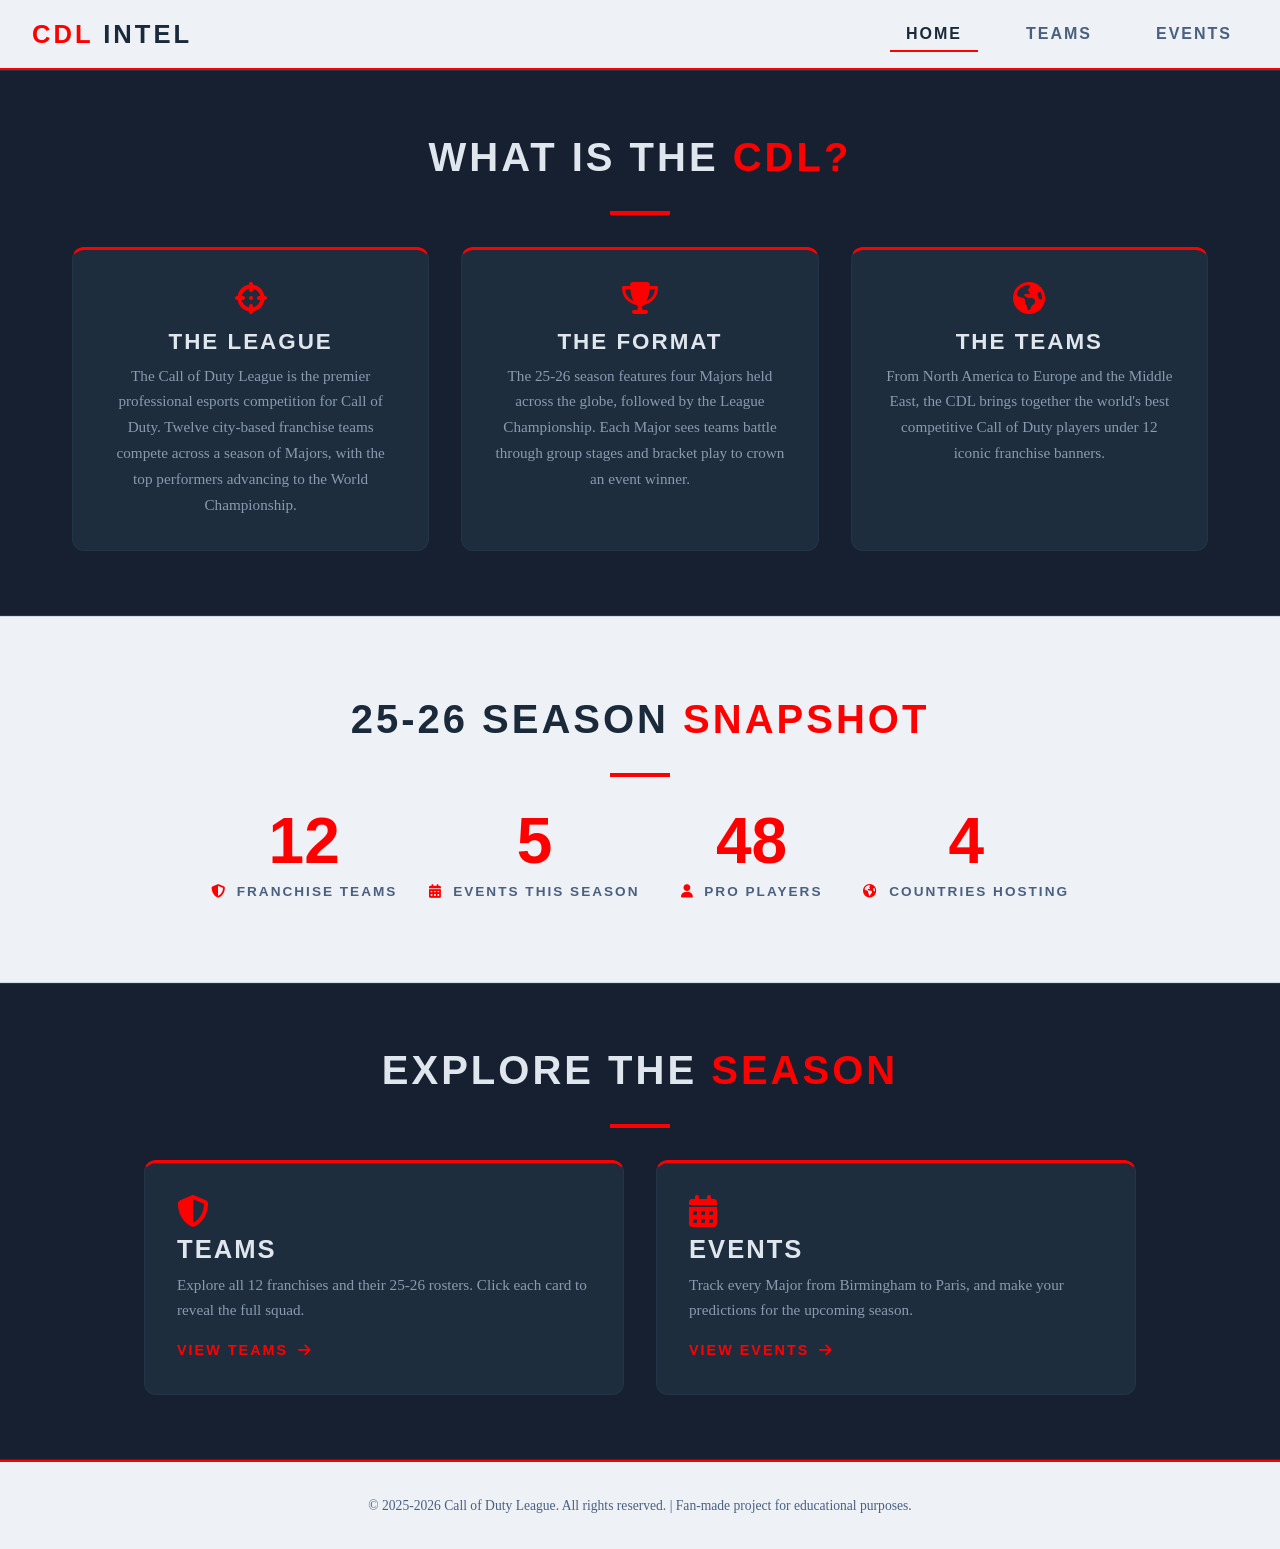
<file: index.html>
<!DOCTYPE html>
<html lang="en">
<head>
    <meta charset="UTF-8">
    <meta name="viewport" content="width=device-width, initial-scale=1.0">
    <title>CDL Intel | Home</title>
    <link rel="icon" type="image/x-icon" href="favicon/favicon.ico">
    <link rel="stylesheet" href="https://cdnjs.cloudflare.com/ajax/libs/font-awesome/6.5.0/css/all.min.css">
    <link rel="stylesheet" href="css/main.css">
</head>
<body>

    <input type="checkbox" class="nav-toggle" id="nav-toggle">

    <nav>
        <div class="nav-brand"><span>CDL</span> Intel</div>
        <ul class="nav-links">
            <li><a href="index.html" class="active">Home</a></li>
            <li><a href="teams.html">Teams</a></li>
            <li><a href="events.html">Events</a></li>
        </ul>
        <label class="nav-toggle-label" for="nav-toggle" aria-label="Open menu">
            <i class="fa-solid fa-bars"></i>
        </label>
        <label class="nav-close-label" for="nav-toggle" aria-label="Close menu">
            <i class="fa-solid fa-xmark"></i>
        </label>
    </nav>

    <ul class="mobile-menu">
        <li><a href="index.html" class="active">Home</a></li>
        <li><a href="teams.html">Teams</a></li>
        <li><a href="events.html">Events</a></li>
    </ul>

    <label class="nav-backdrop" for="nav-toggle" aria-hidden="true"></label>

    <!-- MAIN -->
    <main>

        <div class="section-band">
            <section class="section">
                <h2 class="section-title">What is the <span>CDL?</span></h2>
                <div class="divider"></div>
                <div class="about-grid">
                    <div class="about-card">
                        <i class="fa-solid fa-crosshairs about-icon"></i>
                        <h3>The League</h3>
                        <p>The Call of Duty League is the premier professional esports competition for Call of Duty. Twelve city-based franchise teams compete across a season of Majors, with the top performers advancing to the World Championship.</p>
                    </div>
                    <div class="about-card">
                        <i class="fa-solid fa-trophy about-icon"></i>
                        <h3>The Format</h3>
                        <p>The 25-26 season features four Majors held across the globe, followed by the League Championship. Each Major sees teams battle through group stages and bracket play to crown an event winner.</p>
                    </div>
                    <div class="about-card">
                        <i class="fa-solid fa-earth-americas about-icon"></i>
                        <h3>The Teams</h3>
                        <p>From North America to Europe and the Middle East, the CDL brings together the world's best competitive Call of Duty players under 12 iconic franchise banners.</p>
                    </div>
                </div>
            </section>
        </div>

        <!-- Season Snapshot -->
        <section class="season-band">
            <div class="section">
                <h2 class="section-title">25-26 Season <span>Snapshot</span></h2>
                <div class="divider"></div>
                <div class="snapshot-grid">
                    <div class="snapshot-stat">
                        <span class="stat-number">12</span>
                        <span class="stat-label"><i class="fa-solid fa-shield-halved"></i> Franchise Teams</span>
                    </div>
                    <div class="snapshot-stat">
                        <span class="stat-number">5</span>
                        <span class="stat-label"><i class="fa-solid fa-calendar-days"></i> Events This Season</span>
                    </div>
                    <div class="snapshot-stat">
                        <span class="stat-number">48</span>
                        <span class="stat-label"><i class="fa-solid fa-user"></i> Pro Players</span>
                    </div>
                    <div class="snapshot-stat">
                        <span class="stat-number">4</span>
                        <span class="stat-label"><i class="fa-solid fa-earth-americas"></i> Countries Hosting</span>
                    </div>
                </div>
            </div>
        </section>

        <!-- Quick Links -->
        <div class="section-band">
            <section class="section">
                <h2 class="section-title">Explore the <span>Season</span></h2>
                <div class="divider"></div>
                <div class="quicklinks-grid">
                    <a href="teams.html" class="quicklink-card">
                        <i class="fa-solid fa-shield-halved quicklink-icon"></i>
                        <h3>Teams</h3>
                        <p>Explore all 12 franchises and their 25-26 rosters. Click each card to reveal the full squad.</p>
                        <span class="quicklink-cta">View Teams <i class="fa-solid fa-arrow-right"></i></span>
                    </a>
                    <a href="events.html" class="quicklink-card">
                        <i class="fa-solid fa-calendar-days quicklink-icon"></i>
                        <h3>Events</h3>
                        <p>Track every Major from Birmingham to Paris, and make your predictions for the upcoming season.</p>
                        <span class="quicklink-cta">View Events <i class="fa-solid fa-arrow-right"></i></span>
                    </a>
                </div>
            </section>
        </div>

    </main>

    <!-- FOOTER -->
    <footer>
        <p>&copy; 2025-2026 Call of Duty League. All rights reserved. | Fan-made project for educational purposes.</p>
    </footer>

</body>
</html>
</file>
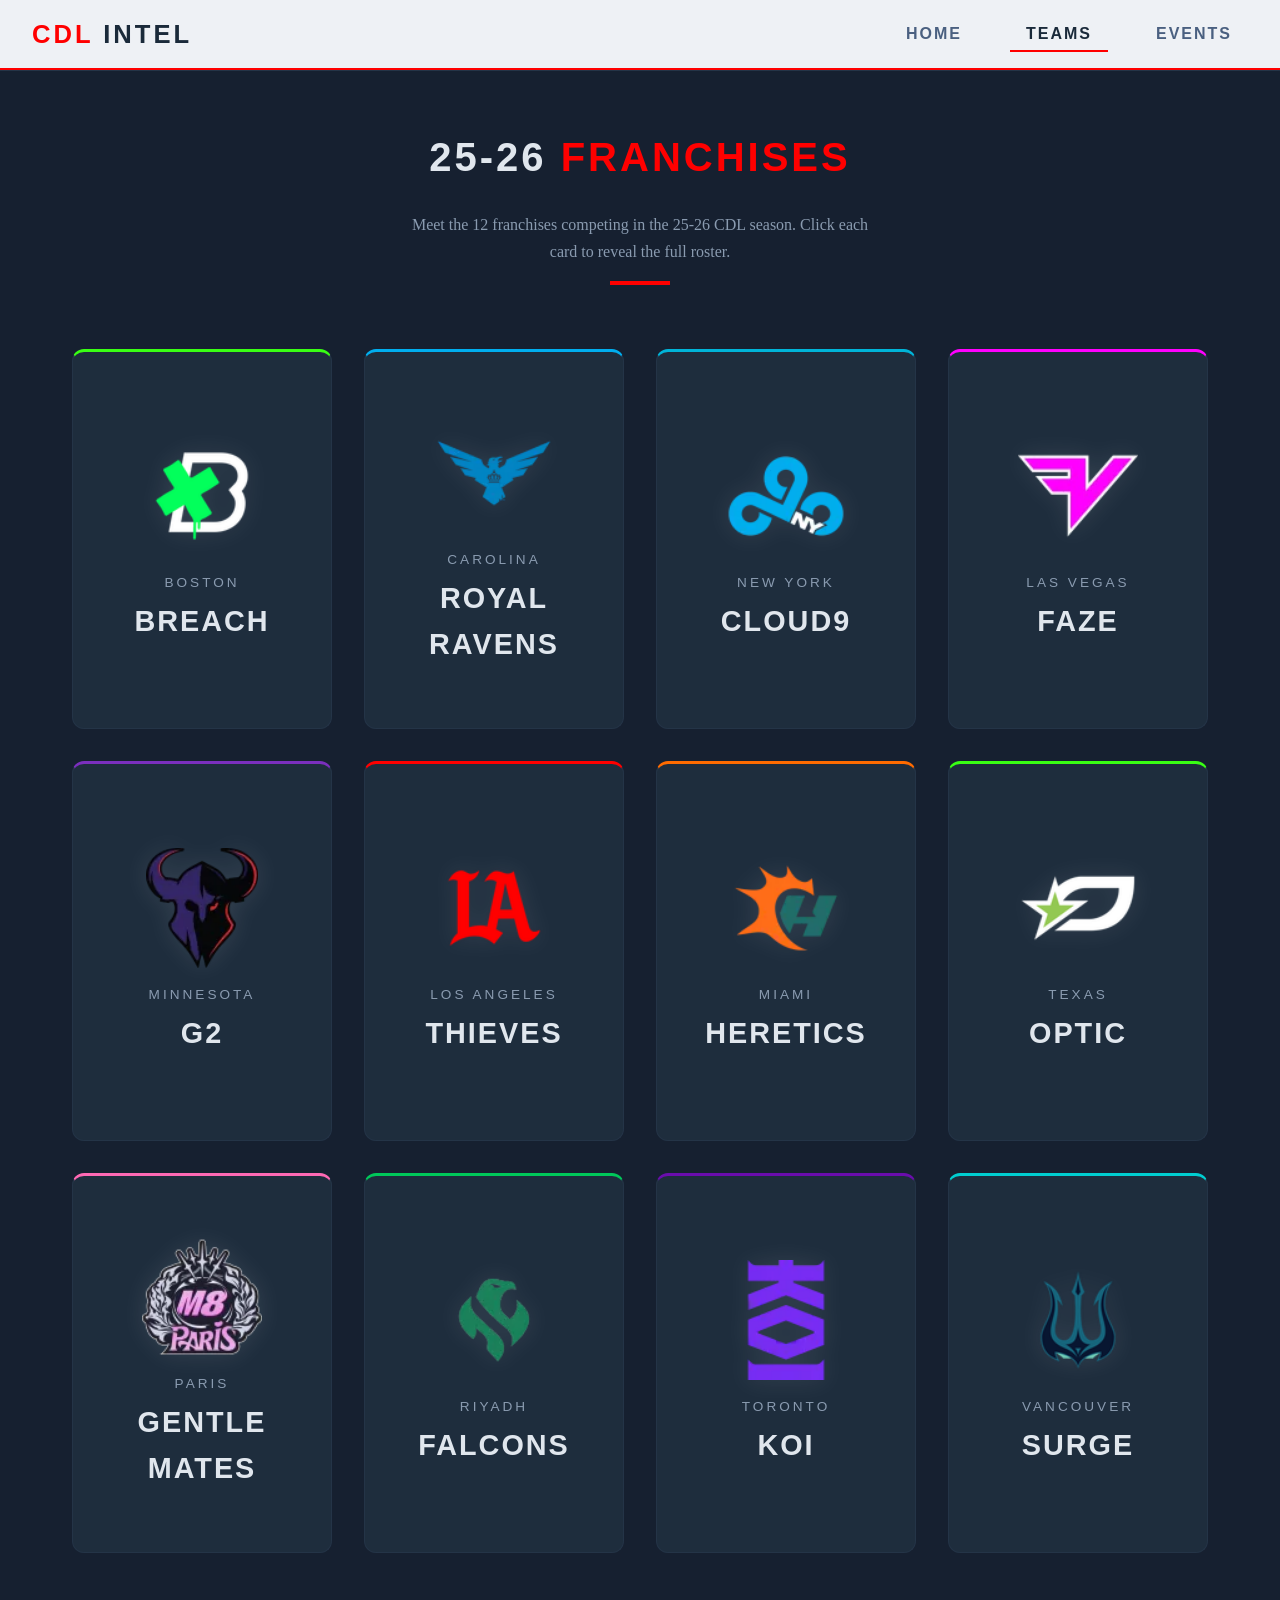
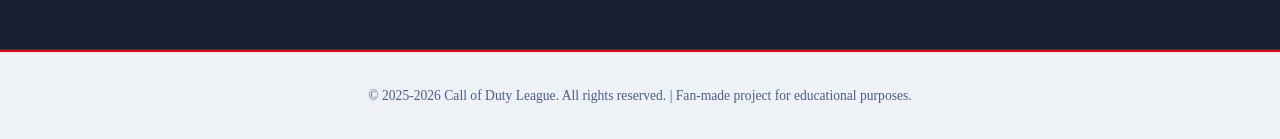
<file: teams.html>
<!DOCTYPE html>
<html lang="en">
<head>
    <meta charset="UTF-8">
    <meta name="viewport" content="width=device-width, initial-scale=1.0">
    <title>CDL Intel | Teams</title>
    <link rel="icon" type="image/x-icon" href="favicon/favicon.ico">
    <link rel="stylesheet" href="https://cdnjs.cloudflare.com/ajax/libs/font-awesome/6.5.0/css/all.min.css">
    <link rel="stylesheet" href="css/main.css">
</head>
<body>

    <input type="checkbox" class="nav-toggle" id="nav-toggle">

    <nav>
        <div class="nav-brand"><span>CDL</span> Intel</div>

        <ul class="nav-links">
            <li><a href="index.html">Home</a></li>
            <li><a href="teams.html" class="active">Teams</a></li>
            <li><a href="events.html">Events</a></li>
        </ul>
        <label class="nav-toggle-label" for="nav-toggle" aria-label="Open menu">
            <i class="fa-solid fa-bars"></i>
        </label>
        <label class="nav-close-label" for="nav-toggle" aria-label="Close menu">
            <i class="fa-solid fa-xmark"></i>
        </label>
    </nav>

    <ul class="mobile-menu">
        <li><a href="index.html">Home</a></li>
        <li><a href="teams.html" class="active">Teams</a></li>
        <li><a href="events.html">Events</a></li>
    </ul>

    <label class="nav-backdrop" for="nav-toggle" aria-hidden="true"></label>

    <!-- TEAMS GRID -->
    <div class="section-band">
        <main class="section">
            <h2 class="section-title">25-26 <span>Franchises</span></h2>
            <p class="section-intro">Meet the 12 franchises competing in the 25-26 CDL season. Click each card to reveal the full roster.</p>
            <div class="divider"></div>

            <div class="teams-grid">

            <!-- BOSTON BREACH -->
            <article class="flip-card boston">
                <input type="checkbox" class="flip-card__toggle" id="card-boston">
                <div class="flip-card-inner">
                    <label class="flip-card-front" for="card-boston">
                        <img src="images/teams/boston.png" alt="Boston Breach logo" class="team-logo">
                        <span class="team-location">Boston</span>
                        <span class="team-name">Breach</span>
                    </label>
                    <div class="flip-card-back">
                        <label class="flip-card__back-btn" for="card-boston" aria-label="Flip back">
                            <i class="fa-solid fa-xmark"></i>
                        </label>
                        <span class="back-title">Boston Breach</span>
                        <div class="roster-preview">
                            <h4>25-26 Roster</h4>
                            <ul>
                                <li>Spart</li>
                                <li>Nastie</li>
                                <li>Purj</li>
                                <li>Snoopy</li>
                            </ul>
                        </div>
                    </div>
                </div>
            </article>

            <!-- CAROLINA ROYAL RAVENS -->
            <article class="flip-card ravens">
                <input type="checkbox" class="flip-card__toggle" id="card-ravens">
                <div class="flip-card-inner">
                    <label class="flip-card-front" for="card-ravens">
                        <img src="images/teams/ravens.png" alt="Carolina Royal Ravens logo" class="team-logo">
                        <span class="team-location">Carolina</span>
                        <span class="team-name">Royal Ravens</span>
                    </label>
                    <div class="flip-card-back">
                        <label class="flip-card__back-btn" for="card-ravens" aria-label="Flip back">
                            <i class="fa-solid fa-xmark"></i>
                        </label>
                        <span class="back-title">Royal Ravens</span>
                        <div class="roster-preview">
                            <h4>25-26 Roster</h4>
                            <ul>
                                <li>Craze</li>
                                <li>Exceed</li>
                                <li>Lurqxx</li>
                                <li>Nero</li>
                            </ul>
                        </div>
                    </div>
                </div>
            </article>

            <!-- CLOUD9 NEW YORK -->
            <article class="flip-card cloud9">
                <input type="checkbox" class="flip-card__toggle" id="card-cloud9">
                <div class="flip-card-inner">
                    <label class="flip-card-front" for="card-cloud9">
                        <img src="images/teams/cloud9.png" alt="Cloud9 logo" class="team-logo">
                        <span class="team-location">New York</span>
                        <span class="team-name">Cloud9</span>
                    </label>
                    <div class="flip-card-back">
                        <label class="flip-card__back-btn" for="card-cloud9" aria-label="Flip back">
                            <i class="fa-solid fa-xmark"></i>
                        </label>
                        <span class="back-title">Cloud9</span>
                        <div class="roster-preview">
                            <h4>25-26 Roster</h4>
                            <ul>
                                <li>Encourage</li>
                                <li>Hide</li>
                                <li>Nejra</li>
                                <li>Okis</li>
                            </ul>
                        </div>
                    </div>
                </div>
            </article>

            <!--  FAZE VEGAS  -->
            <article class="flip-card faze">
                <input type="checkbox" class="flip-card__toggle" id="card-faze">
                <div class="flip-card-inner">
                    <label class="flip-card-front" for="card-faze">
                        <img src="images/teams/faze.png" alt="FaZe Vegas logo" class="team-logo">
                        <span class="team-location">Las Vegas</span>
                        <span class="team-name">FaZe</span>
                    </label>
                    <div class="flip-card-back">
                        <label class="flip-card__back-btn" for="card-faze" aria-label="Flip back">
                            <i class="fa-solid fa-xmark"></i>
                        </label>
                        <span class="back-title">FaZe Vegas</span>
                        <div class="roster-preview">
                            <h4>25-26 Roster</h4>
                            <ul>
                                <li>04</li>
                                <li>Abuzah</li>
                                <li>Drazah</li>
                                <li>Simp</li>
                            </ul>
                        </div>
                    </div>
                </div>
            </article>

            <!-- G2 MINNESOTA -->
            <article class="flip-card g2">
                <input type="checkbox" class="flip-card__toggle" id="card-g2">
                <div class="flip-card-inner">
                    <label class="flip-card-front" for="card-g2">
                        <img src="images/teams/g2.png" alt="G2 Minnesota logo" class="team-logo">
                        <span class="team-location">Minnesota</span>
                        <span class="team-name">G2</span>
                    </label>
                    <div class="flip-card-back">
                        <label class="flip-card__back-btn" for="card-g2" aria-label="Flip back">
                            <i class="fa-solid fa-xmark"></i>
                        </label>
                        <span class="back-title">G2 Minnesota</span>
                        <div class="roster-preview">
                            <h4>25-26 Roster</h4>
                            <ul>
                                <li>Estereal</li>
                                <li>Kremp</li>
                                <li>Loony</li>
                                <li>Skyz</li>
                            </ul>
                        </div>
                    </div>
                </div>
            </article>

            <!-- LOS ANGELES THIEVES -->
            <article class="flip-card thieves">
                <input type="checkbox" class="flip-card__toggle" id="card-thieves">
                <div class="flip-card-inner">
                    <label class="flip-card-front" for="card-thieves">
                        <img src="images/teams/thieves.png" alt="Los Angeles Thieves logo" class="team-logo">
                        <span class="team-location">Los Angeles</span>
                        <span class="team-name">Thieves</span>
                    </label>
                    <div class="flip-card-back">
                        <label class="flip-card__back-btn" for="card-thieves" aria-label="Flip back">
                            <i class="fa-solid fa-xmark"></i>
                        </label>
                        <span class="back-title">LA Thieves</span>
                        <div class="roster-preview">
                            <h4>25-26 Roster</h4>
                            <ul>
                                <li>aBeZy</li>
                                <li>HyDra</li>
                                <li>Nium</li>
                                <li>Scrap</li>
                            </ul>
                        </div>
                    </div>
                </div>
            </article>

            <!-- MIAMI HERETICS -->
            <article class="flip-card heretics">
                <input type="checkbox" class="flip-card__toggle" id="card-heretics">
                <div class="flip-card-inner">
                    <label class="flip-card-front" for="card-heretics">
                        <img src="images/teams/heretics.png" alt="Miami Heretics logo" class="team-logo">
                        <span class="team-location">Miami</span>
                        <span class="team-name">Heretics</span>
                    </label>
                    <div class="flip-card-back">
                        <label class="flip-card__back-btn" for="card-heretics" aria-label="Flip back">
                            <i class="fa-solid fa-xmark"></i>
                        </label>
                        <span class="back-title">Miami Heretics</span>
                        <div class="roster-preview">
                            <h4>25-26 Roster</h4>
                            <ul>
                                <li>MettalZ</li>
                                <li>RenKoR</li>
                                <li>SupeR</li>
                                <li>Traix</li>
                            </ul>
                        </div>
                    </div>
                </div>
            </article>

            <!-- OPTIC TEXAS -->
            <article class="flip-card optic">
                <input type="checkbox" class="flip-card__toggle" id="card-optic">
                <div class="flip-card-inner">
                    <label class="flip-card-front" for="card-optic">
                        <img src="images/teams/optic.png" alt="OpTic Texas logo" class="team-logo">
                        <span class="team-location">Texas</span>
                        <span class="team-name">OpTic</span>
                    </label>
                    <div class="flip-card-back">
                        <label class="flip-card__back-btn" for="card-optic" aria-label="Flip back">
                            <i class="fa-solid fa-xmark"></i>
                        </label>
                        <span class="back-title">OpTic Texas</span>
                        <div class="roster-preview">
                            <h4>25-26 Roster</h4>
                            <ul>
                                <li>Dashy</li>
                                <li>Huke</li>
                                <li>Mercules</li>
                                <li>Shotzzy</li>
                            </ul>
                        </div>
                    </div>
                </div>
            </article>

            <!-- PARIS GENTLE MATES -->
            <article class="flip-card gentlemates">
                <input type="checkbox" class="flip-card__toggle" id="card-gentlemates">
                <div class="flip-card-inner">
                    <label class="flip-card-front" for="card-gentlemates">
                        <img src="images/teams/gentlemates.png" alt="Paris Gentle Mates logo" class="team-logo">
                        <span class="team-location">Paris</span>
                        <span class="team-name">Gentle Mates</span>
                    </label>
                    <div class="flip-card-back">
                        <label class="flip-card__back-btn" for="card-gentlemates" aria-label="Flip back">
                            <i class="fa-solid fa-xmark"></i>
                        </label>
                        <span class="back-title">Paris Gentle Mates</span>
                        <div class="roster-preview">
                            <h4>25-26 Roster</h4>
                            <ul>
                                <li>Envoy</li>
                                <li>Ghosty</li>
                                <li>Sib</li>
                                <li>Neptune</li>
                            </ul>
                        </div>
                    </div>
                </div>
            </article>

            <!-- RIYADH FALCONS -->
            <article class="flip-card falcons">
                <input type="checkbox" class="flip-card__toggle" id="card-falcons">
                <div class="flip-card-inner">
                    <label class="flip-card-front" for="card-falcons">
                        <img src="images/teams/falcons.png" alt="Riyadh Falcons logo" class="team-logo">
                        <span class="team-location">Riyadh</span>
                        <span class="team-name">Falcons</span>
                    </label>
                    <div class="flip-card-back">
                        <label class="flip-card__back-btn" for="card-falcons" aria-label="Flip back">
                            <i class="fa-solid fa-xmark"></i>
                        </label>
                        <span class="back-title">Riyadh Falcons</span>
                        <div class="roster-preview">
                            <h4>25-26 Roster</h4>
                            <ul>
                                <li>Cellium</li>
                                <li>Exnid</li>
                                <li>KiSMET</li>
                                <li>Pred</li>
                            </ul>
                        </div>
                    </div>
                </div>
            </article>

            <!-- TORONTO KOI -->
            <article class="flip-card koi">
                <input type="checkbox" class="flip-card__toggle" id="card-koi">
                <div class="flip-card-inner">
                    <label class="flip-card-front" for="card-koi">
                        <img src="images/teams/koi.png" alt="Toronto Koi logo" class="team-logo">
                        <span class="team-location">Toronto</span>
                        <span class="team-name">Koi</span>
                    </label>
                    <div class="flip-card-back">
                        <label class="flip-card__back-btn" for="card-koi" aria-label="Flip back">
                            <i class="fa-solid fa-xmark"></i>
                        </label>
                        <span class="back-title">Toronto Koi</span>
                        <div class="roster-preview">
                            <h4>25-26 Roster</h4>
                            <ul>
                                <li>CleanX</li>
                                <li>Insight</li>
                                <li>Kips</li>
                                <li>JoeDeceives</li>
                            </ul>
                        </div>
                    </div>
                </div>
            </article>

            <!-- VANCOUVER SURGE -->
            <article class="flip-card surge">
                <input type="checkbox" class="flip-card__toggle" id="card-surge">
                <div class="flip-card-inner">
                    <label class="flip-card-front" for="card-surge">
                        <img src="images/teams/surge.png" alt="Vancouver Surge logo" class="team-logo">
                        <span class="team-location">Vancouver</span>
                        <span class="team-name">Surge</span>
                    </label>
                    <div class="flip-card-back">
                        <label class="flip-card__back-btn" for="card-surge" aria-label="Flip back">
                            <i class="fa-solid fa-xmark"></i>
                        </label>
                        <span class="back-title">Vancouver Surge</span>
                        <div class="roster-preview">
                            <h4>25-26 Roster</h4>
                            <ul>
                                <li>Capsidal</li>
                                <li>Gwinn</li>
                                <li>Lunarz</li>
                                <li>TJHaLy</li>
                            </ul>
                        </div>
                    </div>
                </div>
            </article>

        </div>
        </main>
    </div>

    <!-- FOOTER -->
    <footer>
        <p>&copy; 2025-2026 Call of Duty League. All rights reserved. | Fan-made project for educational purposes.</p>
    </footer>

</body>
</html>
</file>
<file: css/main.css>
* {
  margin: 0;
  padding: 0;
  box-sizing: border-box;
}
body {
  background-color: #0F1923;
  color: #E0E6ED;
  font-family: Georgia, 'Times New Roman', serif;
  font-size: 16px;
  line-height: 1.6;
  min-height: 100vh;
}
h1,
h2,
h3,
h4 {
  font-family: 'Arial Black', Arial, sans-serif;
  font-weight: 800;
  text-transform: uppercase;
  letter-spacing: 2px;
  line-height: 1.1;
}
h1 {
  font-size: 3.5rem;
}
h2 {
  font-size: 2.5rem;
}
h3 {
  font-size: 1.8rem;
}
h4 {
  font-size: 1.3rem;
}
p {
  font-family: Georgia, 'Times New Roman', serif;
  font-weight: 300;
  color: #8A9BB0;
  line-height: 1.7;
}
a {
  text-decoration: none;
  color: #E0E6ED;
  transition: color 0.2s ease;
}
a:hover {
  color: #FF0000;
}
img {
  max-width: 100%;
  display: block;
}
.section {
  padding: 64px 32px;
  max-width: 1200px;
  margin: 0 auto;
}
.section-intro {
  text-align: center;
  font-family: Georgia, 'Times New Roman', serif;
  font-size: 1rem;
  color: #8A9BB0;
  max-width: 60ch;
  margin: 0 auto 16px;
  line-height: 1.7;
}
.section-title {
  font-family: 'Arial Black', Arial, sans-serif;
  font-size: 2.5rem;
  font-weight: 800;
  text-transform: uppercase;
  letter-spacing: 3px;
  margin-bottom: 32px;
  text-align: center;
  color: #E0E6ED;
}
.section-title span {
  color: #FF0000;
}
.divider {
  width: 60px;
  height: 4px;
  background-color: #FF0000;
  margin: 16px auto 32px auto;
}
footer {
  background-color: #EEF1F5;
  border-top: 2px solid #FF0000;
  text-align: center;
  padding: 32px;
  margin-top: 0;
}
footer p {
  font-size: 0.85rem;
  color: #4A6080;
}
.section-band {
  background-color: #162030;
  border-top: 1px solid #243447;
  border-bottom: 1px solid #243447;
  width: 100%;
}
.about-grid {
  display: flex;
  flex-wrap: wrap;
  gap: 32px;
  justify-content: center;
}
.about-card {
  flex: 1 1 280px;
  max-width: 360px;
  background-color: #1E2D3D;
  border: 1px solid #243447;
  border-top: 3px solid #FF0000;
  border-radius: 12px;
  padding: 32px;
  text-align: center;
}
.about-card .about-icon {
  font-size: 2rem;
  color: #FF0000;
  margin-bottom: 16px;
  display: block;
}
.about-card h3 {
  font-family: 'Arial Black', Arial, sans-serif;
  font-size: 1.4rem;
  font-weight: 800;
  text-transform: uppercase;
  letter-spacing: 2px;
  color: #E0E6ED;
  margin-bottom: 8px;
}
.about-card p {
  font-size: 0.95rem;
  color: #8A9BB0;
  line-height: 1.7;
}
.season-band {
  background-color: #EEF1F5;
  border-top: 1px solid #D0D8E4;
  border-bottom: 1px solid #D0D8E4;
  padding: 16px 0;
}
.season-band .section-title {
  color: #1A2A3A;
}
.season-band .section-intro {
  color: #4A6080;
}
.snapshot-grid {
  display: flex;
  flex-wrap: wrap;
  justify-content: center;
  gap: 32px;
}
.snapshot-stat {
  display: flex;
  flex-direction: column;
  align-items: center;
  gap: 8px;
  min-width: 160px;
}
.snapshot-stat .stat-number {
  font-family: 'Arial Black', Arial, sans-serif;
  font-size: 4rem;
  font-weight: 800;
  color: #FF0000;
  line-height: 1;
}
.snapshot-stat .stat-label {
  font-family: 'Trebuchet MS', Arial, sans-serif;
  font-size: 0.85rem;
  font-weight: 600;
  text-transform: uppercase;
  letter-spacing: 2px;
  color: #4A6080;
  text-align: center;
}
.snapshot-stat .stat-label i {
  margin-right: 4px;
  color: #FF0000;
}
.quicklinks-grid {
  display: flex;
  flex-wrap: wrap;
  gap: 32px;
  justify-content: center;
}
.quicklink-card {
  flex: 1 1 300px;
  max-width: 480px;
  background-color: #1E2D3D;
  border: 1px solid #243447;
  border-top: 3px solid #FF0000;
  border-radius: 12px;
  padding: 32px;
  display: flex;
  flex-direction: column;
  gap: 8px;
  transition: transform 0.2s ease, box-shadow 0.2s ease;
  color: #E0E6ED;
}
.quicklink-card:hover {
  transform: translateY(-4px);
  box-shadow: 0 12px 30px rgba(0, 0, 0, 0.4);
  text-decoration: none;
}
.quicklink-card .quicklink-icon {
  font-size: 2rem;
  color: #FF0000;
}
.quicklink-card h3 {
  font-family: 'Arial Black', Arial, sans-serif;
  font-size: 1.6rem;
  font-weight: 800;
  text-transform: uppercase;
  letter-spacing: 2px;
  color: #E0E6ED;
  margin: 0;
}
.quicklink-card p {
  font-size: 0.95rem;
  color: #8A9BB0;
  line-height: 1.7;
  margin: 0;
}
.quicklink-card .quicklink-cta {
  font-family: 'Trebuchet MS', Arial, sans-serif;
  font-size: 0.9rem;
  font-weight: 600;
  text-transform: uppercase;
  letter-spacing: 2px;
  color: #FF0000;
  margin-top: 8px;
}
.quicklink-card .quicklink-cta i {
  margin-left: 4px;
  transition: transform 0.2s ease;
}
.quicklink-card:hover .quicklink-cta i {
  transform: translateX(4px);
}
nav {
  background-color: #EEF1F5;
  height: 70px;
  width: 100%;
  position: sticky;
  top: 0;
  z-index: 1000;
  border-bottom: 2px solid #FF0000;
  display: flex;
  align-items: center;
  justify-content: space-between;
  padding: 0 32px;
}
nav .nav-brand {
  font-family: 'Arial Black', Arial, sans-serif;
  font-size: 1.6rem;
  font-weight: 800;
  text-transform: uppercase;
  letter-spacing: 3px;
  color: #1A2A3A;
}
nav .nav-brand span {
  color: #FF0000;
}
nav .nav-links {
  display: flex;
  align-items: center;
  gap: 32px;
  list-style: none;
}
nav .nav-links li a {
  font-family: 'Trebuchet MS', Arial, sans-serif;
  font-size: 1rem;
  font-weight: 600;
  text-transform: uppercase;
  letter-spacing: 2px;
  color: #4A6080;
  padding: 8px 16px;
  border-bottom: 2px solid transparent;
  transition: all 0.2s ease;
}
nav .nav-links li a:hover {
  color: #1A2A3A;
  border-bottom-color: #FF0000;
}
nav .nav-links li a.active {
  color: #1A2A3A;
  border-bottom-color: #FF0000;
}
.nav-toggle {
  position: absolute;
  left: -9999px;
  opacity: 0;
}
.nav-toggle-label {
  display: none;
  align-items: center;
  justify-content: center;
  width: 36px;
  height: 36px;
  cursor: pointer;
  z-index: 1001;
  color: #1A2A3A;
  font-size: 1.3rem;
}
.nav-close-label {
  display: none;
  align-items: center;
  justify-content: center;
  width: 36px;
  height: 36px;
  cursor: pointer;
  z-index: 1001;
  color: #1A2A3A;
  font-size: 1.3rem;
}
.nav-toggle:checked ~ nav .nav-toggle-label {
  display: none;
}
.nav-toggle:checked ~ nav .nav-close-label {
  display: flex;
}
.mobile-menu {
  display: none;
  position: fixed;
  top: 70px;
  left: 0;
  width: 100%;
  background-color: #EEF1F5;
  border-bottom: 2px solid #FF0000;
  z-index: 999;
  flex-direction: column;
  padding: 16px 0;
  list-style: none;
  max-height: 0;
  overflow: hidden;
  transition: max-height 0.4s ease;
}
.mobile-menu li {
  border-bottom: 1px solid #D0D8E4;
}
.mobile-menu li a {
  display: block;
  font-family: 'Trebuchet MS', Arial, sans-serif;
  font-size: 1.1rem;
  font-weight: 600;
  text-transform: uppercase;
  letter-spacing: 2px;
  color: #4A6080;
  padding: 16px 32px;
  transition: all 0.2s ease;
}
.mobile-menu li a:hover,
.mobile-menu li a.active {
  color: #1A2A3A;
  background-color: #D0D8E4;
  padding-left: calc(32px + 8px);
  border-left: 3px solid #FF0000;
}
.mobile-menu li:last-child {
  border-bottom: none;
}
.nav-toggle:checked ~ .mobile-menu {
  max-height: 400px;
  display: flex;
}
.nav-backdrop {
  display: none;
  position: fixed;
  inset: 0;
  background: rgba(0, 0, 0, 0.5);
  z-index: 998;
}
.nav-toggle:checked ~ .nav-backdrop {
  display: block;
}
.teams-grid {
  display: flex;
  flex-wrap: wrap;
  justify-content: center;
  gap: 32px;
  padding: 32px 0;
}
.flip-card {
  width: 260px;
  height: 380px;
  position: relative;
}
.flip-card__toggle {
  position: absolute;
  left: -9999px;
  opacity: 0;
}
.flip-card-inner {
  position: relative;
  width: 100%;
  height: 100%;
  transition: transform 0.6s ease;
  transform-style: preserve-3d;
}
@media (hover: none) {
  .flip-card__toggle:checked ~ .flip-card-inner {
    transform: rotateY(180deg);
  }
}
@media (hover: hover) {
  .flip-card:hover .flip-card-inner {
    transform: rotateY(180deg);
  }
  .flip-card-back .flip-card__back-btn {
    display: none;
  }
}
.flip-card-front,
.flip-card-back {
  position: absolute;
  width: 100%;
  height: 100%;
  backface-visibility: hidden;
  -webkit-backface-visibility: hidden;
  border-radius: 12px;
  overflow: hidden;
  display: flex;
  flex-direction: column;
  align-items: center;
  justify-content: center;
  padding: 32px;
}
.flip-card-front {
  background-color: #1E2D3D;
  border: 1px solid #243447;
  cursor: pointer;
}
.flip-card-front .team-logo {
  width: 120px;
  height: 120px;
  object-fit: contain;
  margin-bottom: 16px;
  filter: drop-shadow(0 0 12px rgba(255, 255, 255, 0.1));
}
.flip-card-front .team-location {
  font-family: 'Trebuchet MS', Arial, sans-serif;
  font-size: 0.85rem;
  font-weight: 500;
  letter-spacing: 3px;
  text-transform: uppercase;
  color: #8A9BB0;
  margin-bottom: 4px;
}
.flip-card-front .team-name {
  font-family: 'Arial Black', Arial, sans-serif;
  font-size: 1.8rem;
  font-weight: 800;
  text-transform: uppercase;
  letter-spacing: 2px;
  text-align: center;
  color: #E0E6ED;
}
.flip-card-back {
  background-color: #162030;
  transform: rotateY(180deg);
  border: 1px solid #243447;
  justify-content: flex-start;
  padding-top: 32px;
}
.flip-card-back .flip-card__back-btn {
  position: absolute;
  top: 8px;
  right: 8px;
  width: 32px;
  height: 32px;
  border-radius: 50%;
  background: rgba(255, 255, 255, 0.08);
  display: flex;
  align-items: center;
  justify-content: center;
  cursor: pointer;
  transition: background 0.2s ease;
}
.flip-card-back .flip-card__back-btn i {
  font-size: 14px;
  color: #E0E6ED;
}
.flip-card-back .flip-card__back-btn:hover {
  background: rgba(255, 255, 255, 0.18);
}
.flip-card-back .back-title {
  font-family: 'Arial Black', Arial, sans-serif;
  font-size: 1.2rem;
  font-weight: 700;
  text-transform: uppercase;
  letter-spacing: 2px;
  margin-bottom: 16px;
  text-align: center;
}
.flip-card-back .roster-preview {
  margin-top: 16px;
  width: 100%;
}
.flip-card-back .roster-preview h4 {
  font-family: 'Trebuchet MS', Arial, sans-serif;
  font-size: 0.85rem;
  letter-spacing: 2px;
  color: #8A9BB0;
  margin-bottom: 8px;
  text-align: center;
  text-transform: uppercase;
}
.flip-card-back .roster-preview ul {
  list-style: none;
  text-align: center;
  padding: 0;
}
.flip-card-back .roster-preview ul li {
  font-family: 'Arial Black', Arial, sans-serif;
  font-size: 1.1rem;
  font-weight: 700;
  letter-spacing: 1px;
  text-transform: uppercase;
  color: #E0E6ED;
  padding: 8px 0;
  border-bottom: 1px solid #243447;
}
.flip-card-back .roster-preview ul li:last-child {
  border-bottom: none;
}
.flip-card.boston .flip-card-front {
  border-top: 3px solid #39FF14;
}
.flip-card.boston .flip-card-back {
  border-top: 3px solid #39FF14;
}
.flip-card.boston .flip-card-back .back-title {
  color: #39FF14;
}
.flip-card.ravens .flip-card-front {
  border-top: 3px solid #00AEEF;
}
.flip-card.ravens .flip-card-back {
  border-top: 3px solid #00AEEF;
}
.flip-card.ravens .flip-card-back .back-title {
  color: #00AEEF;
}
.flip-card.cloud9 .flip-card-front {
  border-top: 3px solid #00B4D8;
}
.flip-card.cloud9 .flip-card-back {
  border-top: 3px solid #00B4D8;
}
.flip-card.cloud9 .flip-card-back .back-title {
  color: #00B4D8;
}
.flip-card.faze .flip-card-front {
  border-top: 3px solid #FF00FF;
}
.flip-card.faze .flip-card-back {
  border-top: 3px solid #FF00FF;
}
.flip-card.faze .flip-card-back .back-title {
  color: #FF00FF;
}
.flip-card.g2 .flip-card-front {
  border-top: 3px solid #7B2FBE;
}
.flip-card.g2 .flip-card-back {
  border-top: 3px solid #7B2FBE;
}
.flip-card.g2 .flip-card-back .back-title {
  color: #7B2FBE;
}
.flip-card.thieves .flip-card-front {
  border-top: 3px solid #FF0000;
}
.flip-card.thieves .flip-card-back {
  border-top: 3px solid #FF0000;
}
.flip-card.thieves .flip-card-back .back-title {
  color: #FF0000;
}
.flip-card.heretics .flip-card-front {
  border-top: 3px solid #FF6B00;
}
.flip-card.heretics .flip-card-back {
  border-top: 3px solid #FF6B00;
}
.flip-card.heretics .flip-card-back .back-title {
  color: #FF6B00;
}
.flip-card.optic .flip-card-front {
  border-top: 3px solid #39FF14;
}
.flip-card.optic .flip-card-back {
  border-top: 3px solid #39FF14;
}
.flip-card.optic .flip-card-back .back-title {
  color: #39FF14;
}
.flip-card.gentlemates .flip-card-front {
  border-top: 3px solid #FF69B4;
}
.flip-card.gentlemates .flip-card-back {
  border-top: 3px solid #FF69B4;
}
.flip-card.gentlemates .flip-card-back .back-title {
  color: #FF69B4;
}
.flip-card.falcons .flip-card-front {
  border-top: 3px solid #00C85A;
}
.flip-card.falcons .flip-card-back {
  border-top: 3px solid #00C85A;
}
.flip-card.falcons .flip-card-back .back-title {
  color: #00C85A;
}
.flip-card.koi .flip-card-front {
  border-top: 3px solid #6A0DAD;
}
.flip-card.koi .flip-card-back {
  border-top: 3px solid #6A0DAD;
}
.flip-card.koi .flip-card-back .back-title {
  color: #6A0DAD;
}
.flip-card.surge .flip-card-front {
  border-top: 3px solid #00CED1;
}
.flip-card.surge .flip-card-back {
  border-top: 3px solid #00CED1;
}
.flip-card.surge .flip-card-back .back-title {
  color: #00CED1;
}
.events-grid {
  display: flex;
  flex-wrap: wrap;
  justify-content: center;
  gap: 32px;
  padding: 32px 0;
}
.event-card {
  width: 340px;
  background-color: #1E2D3D;
  border: 1px solid #243447;
  border-radius: 12px;
  overflow: hidden;
  transition: transform 0.2s ease, box-shadow 0.2s ease;
}
.event-card:hover {
  transform: translateY(-4px);
  box-shadow: 0 12px 30px rgba(0, 0, 0, 0.5);
}
.event-card.completed {
  border-top: 3px solid #FF0000;
}
.event-card.completed .event-status {
  background-color: #FF0000;
  color: #E0E6ED;
}
.event-card.upcoming {
  border-top: 3px solid #8A9BB0;
}
.event-card.upcoming .event-status {
  background-color: #162030;
  color: #8A9BB0;
  border: 1px solid #243447;
}
.event-card .event-banner {
  width: 100%;
  height: 160px;
  background-color: #162030;
  overflow: hidden;
  position: relative;
}
.event-card .event-banner img {
  width: 100%;
  height: 100%;
  object-fit: cover;
}
.event-card .event-body {
  padding: 16px;
}
.event-card .event-body .event-status {
  display: inline-block;
  font-family: 'Trebuchet MS', Arial, sans-serif;
  font-size: 0.75rem;
  font-weight: 600;
  letter-spacing: 2px;
  text-transform: uppercase;
  padding: 4px 8px;
  border-radius: 4px;
  margin-bottom: 8px;
}
.event-card .event-body .event-name {
  font-family: 'Arial Black', Arial, sans-serif;
  font-size: 1.6rem;
  font-weight: 800;
  text-transform: uppercase;
  letter-spacing: 2px;
  color: #E0E6ED;
  margin-bottom: 8px;
}
.event-card .event-body .event-meta {
  display: flex;
  flex-direction: column;
  gap: 4px;
}
.event-card .event-body .event-meta p {
  font-family: Georgia, 'Times New Roman', serif;
  font-size: 0.9rem;
  color: #8A9BB0;
  display: flex;
  align-items: center;
  gap: 8px;
}
.event-card .event-body .event-meta p i {
  color: #FF0000;
  width: 16px;
  text-align: center;
}
.form-toggle {
  position: absolute;
  left: -9999px;
  opacity: 0;
}
.prediction-form-wrapper {
  max-height: 0;
  overflow: hidden;
  transition: max-height 0.6s ease;
}
.form-toggle:checked ~ .prediction-form-wrapper {
  max-height: 3000px;
}
.form-reveal-btn {
  display: flex;
  width: fit-content;
  align-items: center;
  gap: 8px;
  background-color: #FF0000;
  color: #E0E6ED;
  font-family: 'Arial Black', Arial, sans-serif;
  font-size: 1.1rem;
  font-weight: 700;
  letter-spacing: 3px;
  text-transform: uppercase;
  padding: 16px 64px;
  border-radius: 4px;
  cursor: pointer;
  transition: background-color 0.2s ease, transform 0.2s ease;
  margin: 32px auto;
}
.form-reveal-btn:hover {
  background-color: #cc0000;
  transform: translateY(-2px);
}
.form-reveal-btn i {
  font-size: 1rem;
}
.form-toggle:checked ~ .form-reveal-btn {
  display: none;
}
.form-close-btn {
  position: absolute;
  top: 16px;
  right: 16px;
  width: 36px;
  height: 36px;
  border-radius: 50%;
  background: rgba(255, 255, 255, 0.08);
  display: flex;
  align-items: center;
  justify-content: center;
  cursor: pointer;
  transition: background 0.2s ease;
}
.form-close-btn i {
  font-size: 1rem;
  color: #E0E6ED;
}
.form-close-btn:hover {
  background: #FF0000;
}
.prediction-section {
  margin-top: 64px;
  background-color: #162030;
  border: 1px solid #243447;
  border-radius: 12px;
  padding: 64px;
  max-width: 800px;
  margin-left: auto;
  margin-right: auto;
  text-align: center;
  position: relative;
}
.prediction-section .form-title {
  font-family: 'Arial Black', Arial, sans-serif;
  font-size: 2rem;
  font-weight: 800;
  text-transform: uppercase;
  letter-spacing: 3px;
  text-align: center;
  margin-bottom: 4px;
  color: #E0E6ED;
}
.prediction-section .form-title span {
  color: #FF0000;
}
.prediction-section .form-subtitle {
  text-align: center;
  color: #8A9BB0;
  font-size: 0.95rem;
  margin-bottom: 32px;
}
.prediction-form {
  display: flex;
  flex-direction: column;
  gap: 16px;
}
.prediction-form .form-group {
  display: flex;
  flex-direction: column;
  gap: 4px;
}
.prediction-form .form-group label {
  font-family: 'Trebuchet MS', Arial, sans-serif;
  font-size: 0.85rem;
  font-weight: 600;
  letter-spacing: 2px;
  text-transform: uppercase;
  color: #8A9BB0;
}
.prediction-form .form-group input[type="text"],
.prediction-form .form-group select {
  background-color: #1E2D3D;
  border: 1px solid #243447;
  border-radius: 4px;
  color: #E0E6ED;
  font-family: Georgia, 'Times New Roman', serif;
  font-size: 0.95rem;
  padding: 8px 16px;
  width: 100%;
  transition: border-color 0.2s ease;
}
.prediction-form .form-group input[type="text"]:focus,
.prediction-form .form-group select:focus {
  border-color: #FF0000;
}
.prediction-form .form-group input[type="text"] option,
.prediction-form .form-group select option {
  background-color: #1E2D3D;
  color: #E0E6ED;
}
.prediction-form .form-group .radio-group {
  display: flex;
  gap: 32px;
  flex-wrap: wrap;
}
.prediction-form .form-group .radio-group label {
  display: flex;
  align-items: center;
  gap: 8px;
  letter-spacing: 0;
  font-size: 0.95rem;
  color: #E0E6ED;
  cursor: pointer;
}
.prediction-form .form-group .radio-group label input[type="radio"] {
  accent-color: #FF0000;
  width: 16px;
  height: 16px;
  cursor: pointer;
}
.prediction-form .form-row {
  display: flex;
  gap: 16px;
}
.prediction-form .form-row .form-group {
  flex: 1;
}
.prediction-form .form-section-label {
  font-family: 'Arial Black', Arial, sans-serif;
  font-size: 1.1rem;
  font-weight: 700;
  text-transform: uppercase;
  letter-spacing: 2px;
  color: #FF0000;
  padding-top: 16px;
  border-top: 1px solid #243447;
  margin-top: 8px;
}
.prediction-form .btn-submit {
  background-color: #FF0000;
  color: #E0E6ED;
  border-radius: 4px;
  font-family: 'Arial Black', Arial, sans-serif;
  font-size: 1.1rem;
  font-weight: 700;
  letter-spacing: 3px;
  text-transform: uppercase;
  padding: 16px 64px;
  cursor: pointer;
  margin-top: 16px;
  transition: background-color 0.2s ease, transform 0.2s ease;
  align-self: center;
  width: 100%;
}
.prediction-form .btn-submit:hover {
  background-color: #cc0000;
  transform: translateY(-2px);
}
.prediction-form .btn-submit:active {
  transform: translateY(0);
}
@media (max-width: 768px) {
  h1 {
    font-size: 2.5rem;
  }
  h2 {
    font-size: 2rem;
  }
  nav .nav-links {
    display: none;
  }
  .nav-toggle-label {
    display: flex;
  }
  .teams-grid {
    gap: 16px;
  }
  .flip-card {
    width: calc(50% - 16px);
    max-width: 360px;
  }
  .about-grid {
    flex-direction: column;
    align-items: center;
  }
  .about-card {
    max-width: 100%;
  }
  .snapshot-grid {
    gap: 16px;
  }
  .quicklinks-grid {
    flex-direction: column;
    align-items: center;
  }
  .quicklink-card {
    max-width: 100%;
  }
  .events-grid {
    flex-direction: column;
    align-items: center;
  }
  .event-card {
    width: 100%;
    max-width: 400px;
  }
  .prediction-section {
    padding: 32px;
  }
  .prediction-form .form-row {
    flex-direction: column;
  }
  .section {
    padding: 32px 16px;
  }
}
@media (max-width: 480px) {
  h1 {
    font-size: 2rem;
  }
  h2 {
    font-size: 1.6rem;
  }
  h3 {
    font-size: 1.3rem;
  }
  .teams-grid {
    gap: 16px;
  }
  .flip-card {
    width: 100%;
    max-width: 100%;
    height: 340px;
  }
  .event-card {
    max-width: 100%;
  }
  .section-title {
    font-size: 1.8rem;
    letter-spacing: 2px;
  }
  .prediction-section {
    padding: 16px;
  }
  .prediction-form .btn-submit {
    font-size: 1rem;
    padding: 16px 32px;
  }
  footer {
    padding: 16px;
    font-size: 0.8rem;
  }
}
</file>
